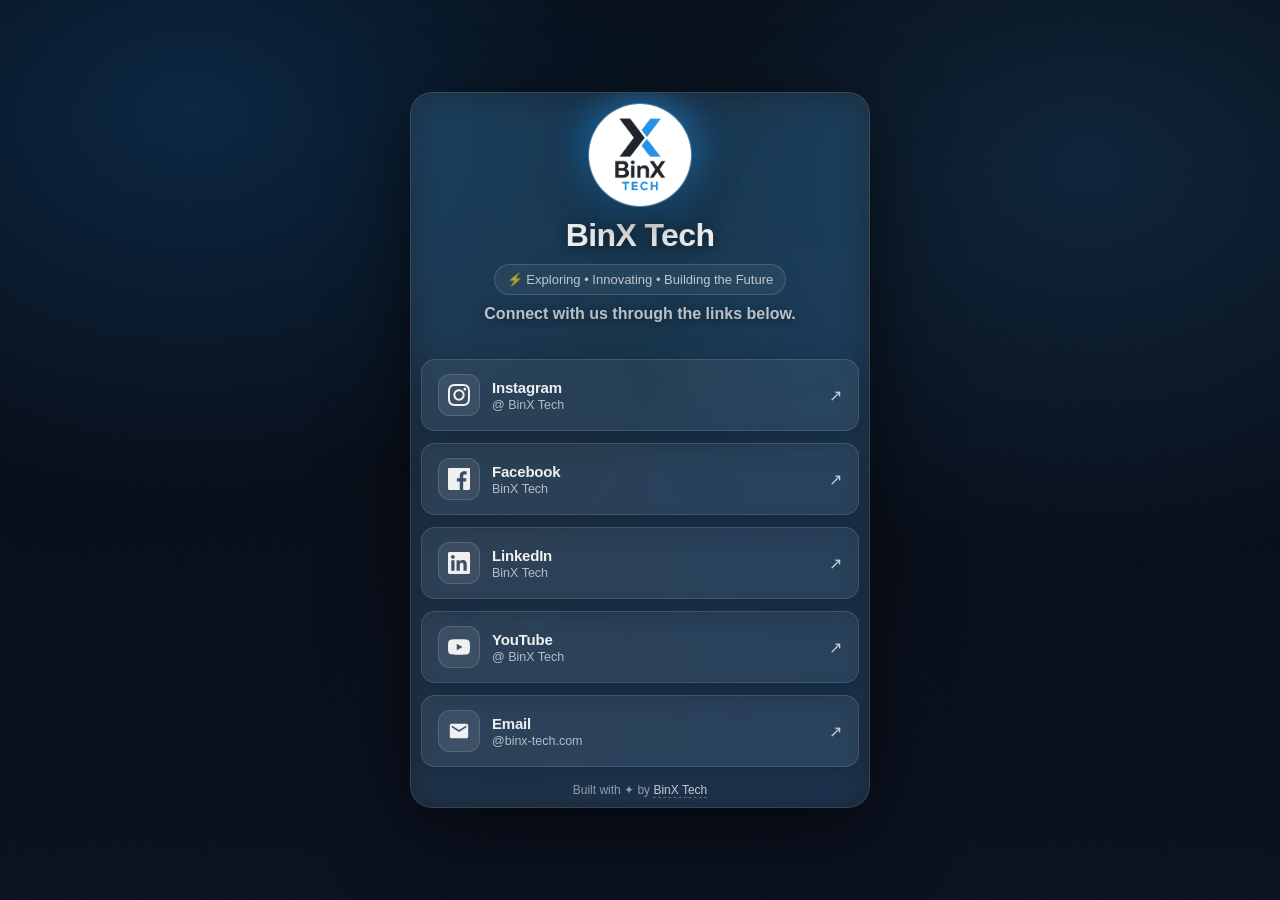
<file: index.html>
<!DOCTYPE html>
<html lang="en">
  <head>
    <meta charset="UTF-8" />
    <meta name="viewport" content="width=device-width, initial-scale=1.0" />
    <link rel="stylesheet" href="css/style.css" />
    <title>BinX Tech Social Links</title>
  </head>
  <body>
    <div class="wrap">
      <div class="card">
        <div class="top">
          <div class="avatar-wrap">
            <img
              class="avatar"
              src="img/WhatsApp Image 2026-02-12 at 3.53.51 PM.jpeg"
              alt="BinX Tech Logo"
            />
          </div>

          <h1>BinX Tech</h1>
          <div class="tag">⚡ Exploring • Innovating • Building the Future</div>
          <p class="bio">Connect with us through the links below.</p>
        </div>

        <div class="links">
          <a
            class="link ig"
            href="https://www.instagram.com/binx.tech/"
            target="_blank"
          >
            <div class="icon">
              <svg fill="currentColor" viewBox="0 0 24 24">
                <path
                  d="M12 2.163c3.204 0 3.584.012 4.85.07 3.252.148 4.771 1.691 4.919 4.919.058 1.265.069 1.645.069 4.849 0 3.205-.012 3.584-.069 4.849-.149 3.225-1.664 4.771-4.919 4.919-1.266.058-1.644.07-4.85.07-3.204 0-3.584-.012-4.849-.07-3.26-.149-4.771-1.699-4.919-4.92-.058-1.265-.07-1.644-.07-4.849 0-3.204.013-3.583.07-4.849.149-3.227 1.664-4.771 4.919-4.919 1.266-.057 1.645-.069 4.849-.069zm0-2.163c-3.259 0-3.667.014-4.947.072-4.358.2-6.78 2.618-6.98 6.98-.059 1.281-.073 1.689-.073 4.948 0 3.259.014 3.668.072 4.948.2 4.358 2.618 6.78 6.98 6.98 1.281.058 1.689.072 4.948.072 3.259 0 3.668-.014 4.948-.072 4.354-.2 6.782-2.618 6.979-6.98.059-1.28.073-1.689.073-4.948 0-3.259-.014-3.667-.072-4.947-.196-4.354-2.617-6.78-6.979-6.98-1.281-.059-1.69-.073-4.949-.073zm0 5.838c-3.403 0-6.162 2.759-6.162 6.162s2.759 6.163 6.162 6.163 6.162-2.759 6.162-6.163c0-3.403-2.759-6.162-6.162-6.162zm0 10.162c-2.209 0-4-1.79-4-4 0-2.209 1.791-4 4-4s4 1.791 4 4c0 2.21-1.791 4-4 4zm6.406-11.845c-.796 0-1.441.645-1.441 1.44s.645 1.44 1.441 1.44c.795 0 1.439-.645 1.439-1.44s-.644-1.44-1.439-1.44z"
                />
              </svg>
            </div>
            <div class="label">
              <strong>Instagram</strong>
              <span>@ BinX Tech</span>
            </div>
            <div class="arrow">↗</div>
          </a>
          <a
            class="link fb"
            href="https://www.facebook.com/BinXTech"
            target="_blank"
          >
            <div class="icon">
              <svg fill="currentColor" viewBox="0 0 24 24">
                <path
                  d="M22.675 0h-21.35C.597 0 0 .597 0 1.326v21.348C0 23.403.597 24 1.326 24H12.82v-9.294H9.692V11.08h3.128V8.413c0-3.1 1.893-4.788 4.659-4.788 1.325 0 2.463.099 2.795.143v3.24h-1.918c-1.504 0-1.796.715-1.796 1.763v2.31h3.59l-.467 3.626h-3.123V24h6.124C23.403 24 24 23.403 24 22.674V1.326C24 .597 23.403 0 22.675 0z"
                />
              </svg>
            </div>

            <div class="label">
              <strong>Facebook</strong>
              <span>BinX Tech</span>
            </div>

            <div class="arrow">↗</div>
          </a>

          <a
            class="link in"
            href="https://www.linkedin.com/company/binx-tech/posts/?feedView=all"
            target="_blank"
          >
            <div class="icon">
              <svg fill="currentColor" viewBox="0 0 24 24">
                <path
                  d="M20.447 20.452h-3.554v-5.569c0-1.328-.027-3.037-1.852-3.037-1.853 0-2.136 1.445-2.136 2.939v5.667H9.351V9h3.414v1.561h.046c.477-.9 1.637-1.85 3.37-1.85 3.601 0 4.267 2.37 4.267 5.455v6.286zM5.337 7.433c-1.144 0-2.063-.926-2.063-2.065 0-1.138.92-2.063 2.063-2.063 1.14 0 2.064.925 2.064 2.063 0 1.139-.925 2.065-2.064 2.065zm1.782 13.019H3.555V9h3.564v11.452zM22.225 0H1.771C.792 0 0 .774 0 1.729v20.542C0 23.227.792 24 1.771 24h20.451C23.2 24 24 23.227 24 22.271V1.729C24 .774 23.2 0 22.222 0h.003z"
                />
              </svg>
            </div>
            <div class="label">
              <strong>LinkedIn</strong>
              <span>BinX Tech</span>
            </div>
            <div class="arrow">↗</div>
          </a>

          <a
            class="link yt"
            href="https://www.youtube.com/@BinX-Tech"
            target="_blank"
          >
            <div class="icon">
              <svg fill="currentColor" viewBox="0 0 24 24">
                <path
                  d="M23.498 6.186a3.016 3.016 0 0 0-2.122-2.136C19.505 3.545 12 3.545 12 3.545s-7.505 0-9.377.505A3.017 3.017 0 0 0 .502 6.186C0 8.07 0 12 0 12s0 3.93.502 5.814a3.016 3.016 0 0 0 2.122 2.136c1.871.505 9.376.505 9.376.505s7.505 0 9.377-.505a3.015 3.015 0 0 0 2.122-2.136C24 15.93 24 12 24 12s0-3.93-.502-5.814zM9.545 15.568V8.432L15.818 12l-6.273 3.568z"
                />
              </svg>
            </div>
            <div class="label">
              <strong>YouTube</strong>
              <span>@ BinX Tech</span>
            </div>
            <div class="arrow">↗</div>
          </a>

          <a class="link mail" href="contact@binx-tech.com">
            <div class="icon">
              <svg fill="currentColor" viewBox="0 0 24 24">
                <path
                  d="M20 4H4c-1.1 0-1.99.9-1.99 2L2 18c0 1.1.9 2 2 2h16c1.1 0 2-.9 2-2V6c0-1.1-.9-2-2-2zm0 4l-8 5-8-5V6l8 5 8-5v2z"
                />
              </svg>
            </div>
            <div class="label">
              <strong>Email</strong>
              <span>@binx-tech.com</span>
            </div>
            <div class="arrow">↗</div>
          </a>
        </div>

        <div class="footer">
          Built with ✦ by <a href="#" onclick="return false;">BinX Tech</a>
        </div>
      </div>
    </div>
  </body>
</html>
</file>
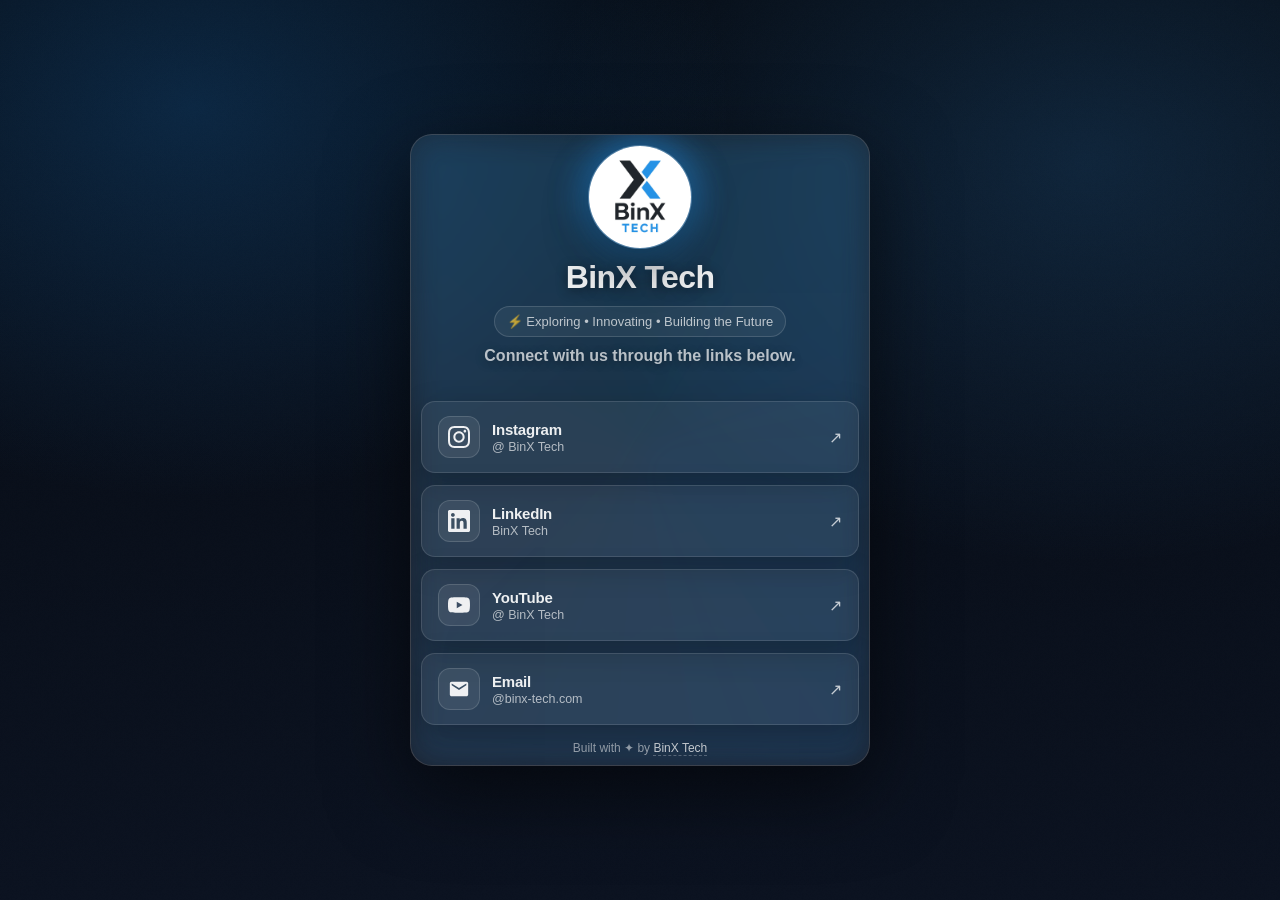
<file: social-links.html>
<!DOCTYPE html>
<html lang="en">
  <head>
    <meta charset="UTF-8" />
    <meta name="viewport" content="width=device-width, initial-scale=1.0" />
    <link rel="stylesheet" href="css/style.css" />
    <title>BinX Tech Social Links</title>
  </head>
  <body>
    <div class="wrap">
      <div class="card">
        <div class="top">
          <div class="avatar-wrap">
            <img
              class="avatar"
              src="img/WhatsApp Image 2026-02-12 at 3.53.51 PM.jpeg"
              alt="BinX Tech Logo"
            />
          </div>

          <h1>BinX Tech</h1>
          <div class="tag">⚡ Exploring • Innovating • Building the Future</div>
          <p class="bio">
            Connect with us through the links below.
          </p>
        </div>

        <div class="links">
          <a
            class="link ig"
            href="https://www.instagram.com/binx.tech/"
            target="_blank"
          >
            <div class="icon">
              <svg fill="currentColor" viewBox="0 0 24 24">
                <path
                  d="M12 2.163c3.204 0 3.584.012 4.85.07 3.252.148 4.771 1.691 4.919 4.919.058 1.265.069 1.645.069 4.849 0 3.205-.012 3.584-.069 4.849-.149 3.225-1.664 4.771-4.919 4.919-1.266.058-1.644.07-4.85.07-3.204 0-3.584-.012-4.849-.07-3.26-.149-4.771-1.699-4.919-4.92-.058-1.265-.07-1.644-.07-4.849 0-3.204.013-3.583.07-4.849.149-3.227 1.664-4.771 4.919-4.919 1.266-.057 1.645-.069 4.849-.069zm0-2.163c-3.259 0-3.667.014-4.947.072-4.358.2-6.78 2.618-6.98 6.98-.059 1.281-.073 1.689-.073 4.948 0 3.259.014 3.668.072 4.948.2 4.358 2.618 6.78 6.98 6.98 1.281.058 1.689.072 4.948.072 3.259 0 3.668-.014 4.948-.072 4.354-.2 6.782-2.618 6.979-6.98.059-1.28.073-1.689.073-4.948 0-3.259-.014-3.667-.072-4.947-.196-4.354-2.617-6.78-6.979-6.98-1.281-.059-1.69-.073-4.949-.073zm0 5.838c-3.403 0-6.162 2.759-6.162 6.162s2.759 6.163 6.162 6.163 6.162-2.759 6.162-6.163c0-3.403-2.759-6.162-6.162-6.162zm0 10.162c-2.209 0-4-1.79-4-4 0-2.209 1.791-4 4-4s4 1.791 4 4c0 2.21-1.791 4-4 4zm6.406-11.845c-.796 0-1.441.645-1.441 1.44s.645 1.44 1.441 1.44c.795 0 1.439-.645 1.439-1.44s-.644-1.44-1.439-1.44z"
                />
              </svg>
            </div>
            <div class="label">
              <strong>Instagram</strong>
              <span>@ BinX Tech</span>
            </div>
            <div class="arrow">↗</div>
          </a>

          <a
            class="link in"
            href="https://www.linkedin.com/company/binx-tech/posts/?feedView=all"
            target="_blank"
          >
            <div class="icon">
              <svg fill="currentColor" viewBox="0 0 24 24">
                <path
                  d="M20.447 20.452h-3.554v-5.569c0-1.328-.027-3.037-1.852-3.037-1.853 0-2.136 1.445-2.136 2.939v5.667H9.351V9h3.414v1.561h.046c.477-.9 1.637-1.85 3.37-1.85 3.601 0 4.267 2.37 4.267 5.455v6.286zM5.337 7.433c-1.144 0-2.063-.926-2.063-2.065 0-1.138.92-2.063 2.063-2.063 1.14 0 2.064.925 2.064 2.063 0 1.139-.925 2.065-2.064 2.065zm1.782 13.019H3.555V9h3.564v11.452zM22.225 0H1.771C.792 0 0 .774 0 1.729v20.542C0 23.227.792 24 1.771 24h20.451C23.2 24 24 23.227 24 22.271V1.729C24 .774 23.2 0 22.222 0h.003z"
                />
              </svg>
            </div>
            <div class="label">
              <strong>LinkedIn</strong>
              <span>BinX Tech</span>
            </div>
            <div class="arrow">↗</div>
          </a>

          <a
            class="link yt"
            href="https://www.youtube.com/@BinX-Tech"
            target="_blank"
          >
            <div class="icon">
              <svg fill="currentColor" viewBox="0 0 24 24">
                <path
                  d="M23.498 6.186a3.016 3.016 0 0 0-2.122-2.136C19.505 3.545 12 3.545 12 3.545s-7.505 0-9.377.505A3.017 3.017 0 0 0 .502 6.186C0 8.07 0 12 0 12s0 3.93.502 5.814a3.016 3.016 0 0 0 2.122 2.136c1.871.505 9.376.505 9.376.505s7.505 0 9.377-.505a3.015 3.015 0 0 0 2.122-2.136C24 15.93 24 12 24 12s0-3.93-.502-5.814zM9.545 15.568V8.432L15.818 12l-6.273 3.568z"
                />
              </svg>
            </div>
            <div class="label">
              <strong>YouTube</strong>
              <span>@ BinX Tech</span>
            </div>
            <div class="arrow">↗</div>
          </a>

          <a class="link mail" href="contact@binx-tech.com">
            <div class="icon">
              <svg fill="currentColor" viewBox="0 0 24 24">
                <path
                  d="M20 4H4c-1.1 0-1.99.9-1.99 2L2 18c0 1.1.9 2 2 2h16c1.1 0 2-.9 2-2V6c0-1.1-.9-2-2-2zm0 4l-8 5-8-5V6l8 5 8-5v2z"
                />
              </svg>
            </div>
            <div class="label">
              <strong>Email</strong>
              <span>@binx-tech.com</span>
            </div>
            <div class="arrow">↗</div>
          </a>
        </div>

        <div class="footer">
          Built with ✦ by <a href="#" onclick="return false;">BinX Tech</a>
        </div>
      </div>
    </div>
  </body>
</html>
</file>
<file: css/style.css>
:root {
  /* ===== BinX Brand Palette (Black/Graphite + Blue) ===== */
  --bg-1: #060b13;
  --bg-2: #0b1220;

  --brand-blue: #1e88e5;
  --brand-blue-2: #3ba6ff;
  --brand-blue-3: #0ea5ff;

  --text: rgba(255, 255, 255, 0.92);
  --muted: rgba(255, 255, 255, 0.7);

  --card: rgba(255, 255, 255, 0.075);
  --card-border: rgba(255, 255, 255, 0.14);

  --shadow: 0 24px 80px rgba(0, 0, 0, 0.55);
  --radius: 22px;
}

/* ===== Reset ===== */
* {
  margin: 0;
  padding: 0;
  box-sizing: border-box;
}

/* ===== Page ===== */
body {
  font-family: "Inter", -apple-system, BlinkMacSystemFont, "Segoe UI", Roboto,
    Oxygen, Ubuntu, Cantarell, sans-serif;
  min-height: 100vh;
  display: grid;
  place-items: center;
  padding: 24px;
  color: var(--text);

  background: radial-gradient(
      900px 650px at 15% 12%,
      rgba(30, 136, 229, 0.22),
      transparent 60%
    ),
    radial-gradient(
      900px 650px at 85% 18%,
      rgba(59, 166, 255, 0.16),
      transparent 62%
    ),
    linear-gradient(180deg, var(--bg-1), var(--bg-2));

  overflow-x: hidden;
}

/* subtle grain */
body::before {
  content: "";
  position: fixed;
  inset: 0;
  background-image: url("data:image/svg+xml,%3Csvg xmlns='http://www.w3.org/2000/svg' width='320' height='320'%3E%3Cfilter id='n'%3E%3CfeTurbulence type='fractalNoise' baseFrequency='.8' numOctaves='3' stitchTiles='stitch'/%3E%3C/filter%3E%3Crect width='320' height='320' filter='url(%23n)' opacity='.18'/%3E%3C/svg%3E");
  opacity: 0.08;
  pointer-events: none;
  mix-blend-mode: overlay;
}

/* ===== Layout ===== */
.wrap {
  width: 100%;
  max-width: 460px;
}

/* ===== Card ===== */
.card {
  position: relative;
  background: var(--card);
  border: 1px solid var(--card-border);
  border-radius: var(--radius);
  padding: 10px ;
  box-shadow: var(--shadow);
  backdrop-filter: blur(14px);
  -webkit-backdrop-filter: blur(14px);
  overflow: hidden;
}

/* animated brand glow border */
.card::after {
  content: "";
  position: absolute;
  inset: -2px;
  border-radius: inherit;
  background: conic-gradient(
    from 120deg,
    rgba(30, 136, 229, 0.75),
    rgba(59, 166, 255, 0.55),
    rgba(14, 165, 255, 0.55),
    rgba(30, 136, 229, 0.75)
  );
  filter: blur(16px);
  opacity: 0.28;
  z-index: -1;
  animation: spin 7.5s linear infinite;
}

@keyframes spin {
  to {
    transform: rotate(360deg);
  }
}

/* ===== Header ===== */
.top {
  display: flex;
  flex-direction: column;
  align-items: center;
  text-align: center;
  gap: 10px;
  padding-bottom: 18px;
}

/* ===== Avatar (recommended wrapper) ===== */
.avatar-wrap {
  width: 104px;
  height: 104px;
  border-radius: 50%;
  position: relative;
  margin: 0 auto;
}

.avatar-wrap::before {
  content: "";
  position: absolute;
  inset: -7px;
  border-radius: 50%;
  background: linear-gradient(135deg, var(--brand-blue), var(--brand-blue-2));
  filter: blur(16px);
  opacity: 0.55;
  z-index: -1;
}

.avatar {
  width: 100%;
  height: 100%;
  border-radius: 50%;
  object-fit: cover;
  display: block;
  border: 1px solid rgba(255, 255, 255, 0.18);
  box-shadow: 0 18px 45px rgba(0, 0, 0, 0.45);
  background: rgba(255, 255, 255, 0.06);
}

h1{
    color: var(--text);
    font-weight: 800;
    letter-spacing: -0.6px;
    text-shadow: 0 2px 12px rgba(0,0,0,.45);
  }
  
  .bio{
    color: var(--muted);
    font-weight: 600;
    text-shadow: 0 2px 10px rgba(0,0,0,.35);
  }
  

/* ===== Tag ===== */
.tag {
  display: inline-flex;
  gap: 8px;
  align-items: center;
  padding: 7px 12px;
  border-radius: 999px;
  border: 1px solid rgba(255, 255, 255, 0.14);
  background: rgba(255, 255, 255, 0.06);
  color: var(--muted);
  font-size: 13px;
}


/* ===== Links ===== */
.links {
  display: flex;
  flex-direction: column;
  gap: 12px;
  margin-top: 18px;
}

.link {
  position: relative;
  display: flex;
  align-items: center;
  gap: 12px;
  width: 100%;
  padding: 14px 16px;
  border-radius: 14px;
  text-decoration: none;
  color: var(--text);

  border: 1px solid rgba(255, 255, 255, 0.12);
  background: rgba(255, 255, 255, 0.06);

  transition: transform 0.18s ease, box-shadow 0.18s ease, background 0.18s ease,
    border-color 0.18s ease;

  box-shadow: 0 10px 30px rgba(0, 0, 0, 0.25);
  overflow: hidden;
}

/* shine sweep */
.link::before {
  content: "";
  position: absolute;
  inset: 0;
  background: linear-gradient(
    120deg,
    transparent,
    rgba(255, 255, 255, 0.09),
    transparent
  );
  transform: translateX(-120%);
  transition: transform 0.55s ease;
}

.link:hover::before {
  transform: translateX(120%);
}

.link:hover {
  transform: translateY(-2px);
  border-color: rgba(30, 136, 229, 0.4);
  background: rgba(255, 255, 255, 0.085);
  box-shadow: 0 16px 55px rgba(30, 136, 229, 0.18);
}

/* icon block */
.icon {
  width: 42px;
  height: 42px;
  border-radius: 12px;
  display: grid;
  place-items: center;
  background: rgba(255, 255, 255, 0.08);
  border: 1px solid rgba(255, 255, 255, 0.14);
  flex: 0 0 42px;
  transition: background 0.18s ease, border-color 0.18s ease;
}

.link:hover .icon {
  border-color: rgba(30, 136, 229, 0.35);
  background: rgba(30, 136, 229, 0.12);
}

.link svg {
  width: 22px;
  height: 22px;
}

.label {
  display: flex;
  flex-direction: column;
  gap: 2px;
}

.label strong {
  font-size: 15px;
  letter-spacing: -0.2px;
}

.label span {
  font-size: 12.5px;
  color: rgba(255, 255, 255, 0.65);
}

.arrow {
  margin-left: auto;
  opacity: 0.8;
  transform: translateX(0);
  transition: transform 0.18s ease, opacity 0.18s ease;
}

.link:hover .arrow {
  transform: translateX(3px);
  opacity: 1;
}

/* ===== Footer ===== */
.footer {
  margin-top: 16px;
  text-align: center;
  font-size: 12px;
  color: rgba(255, 255, 255, 0.55);
}

.footer a {
  color: rgba(255, 255, 255, 0.78);
  text-decoration: none;
  border-bottom: 1px dashed rgba(255, 255, 255, 0.25);
}

/* ===== Accessibility ===== */
.link:focus-visible {
  outline: 3px solid rgba(30, 136, 229, 0.45);
  outline-offset: 3px;
}

/* ===== Responsive ===== */
@media (max-width: 480px) {
  .card {
    padding: 28px 18px 18px;
  }
  h1 {
    font-size: 23px;
  }
  .avatar-wrap {
    width: 96px;
    height: 96px;
  }
}
</file>
